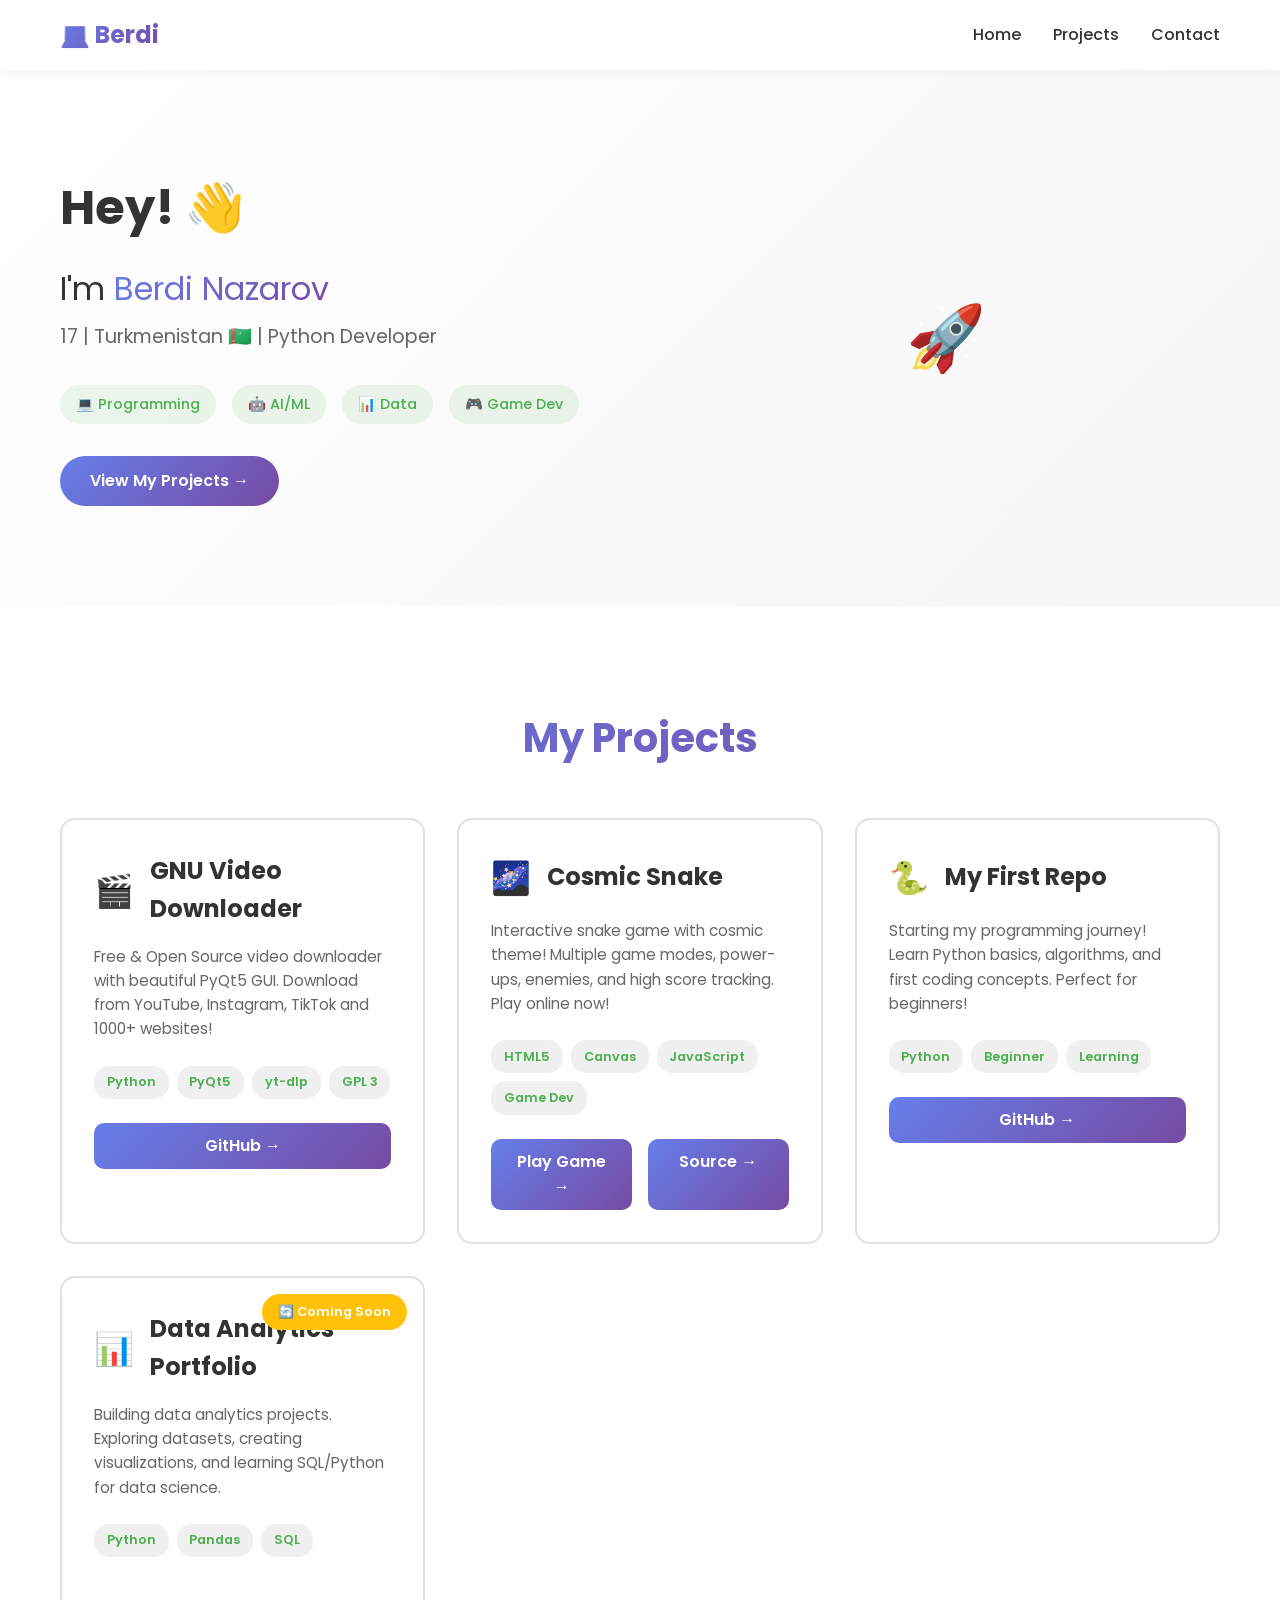
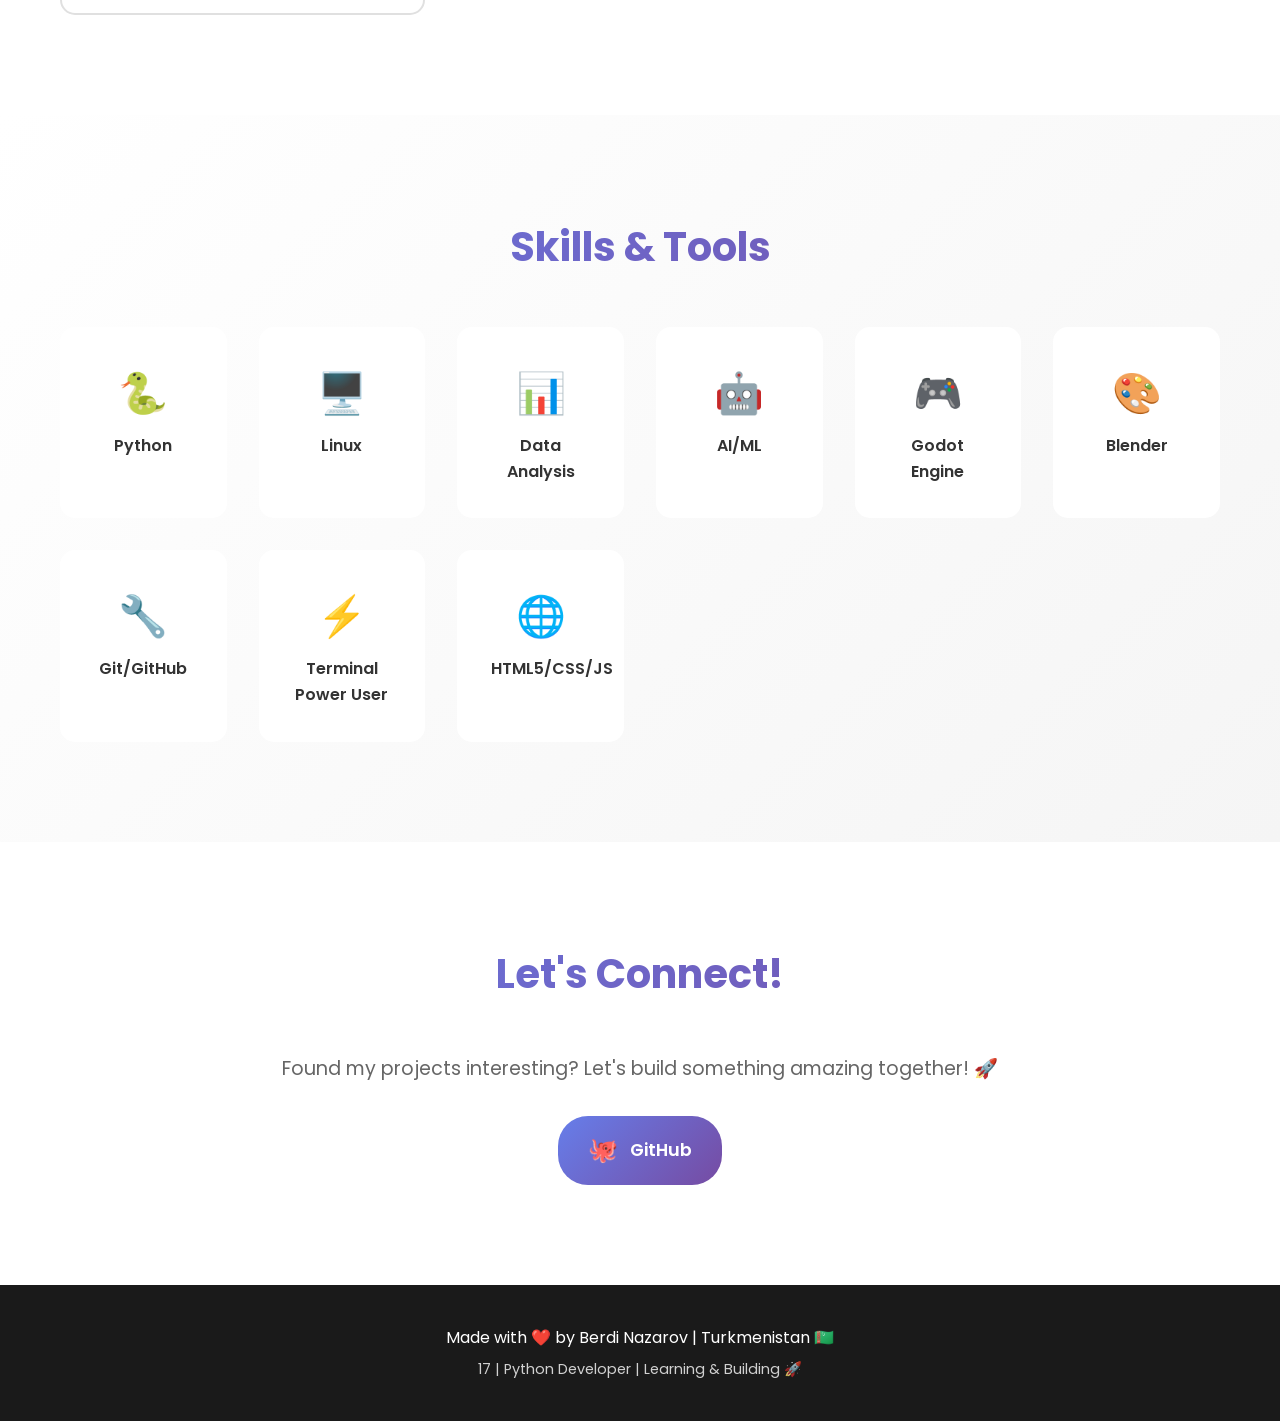
<file: index.html>
<!DOCTYPE html>
<html lang="en">
<head>
    <meta charset="UTF-8">
    <meta name="viewport" content="width=device-width, initial-scale=1.0">
    <title>Berdi Nazarov - Portfolio</title>
    <link rel="stylesheet" href="style.css">
    <link rel="preconnect" href="https://fonts.googleapis.com">
    <link rel="preconnect" href="https://fonts.gstatic.com" crossorigin>
    <link href="https://fonts.googleapis.com/css2?family=Poppins:wght@300;400;600;700&display=swap" rel="stylesheet">
</head>
<body>
    <!-- Navbar -->
    <nav class="navbar">
        <div class="container">
            <div class="logo">💻 Berdi</div>
            <ul class="nav-links">
                <li><a href="#home">Home</a></li>
                <li><a href="#projects">Projects</a></li>
                <li><a href="#contact">Contact</a></li>
            </ul>
        </div>
    </nav>

    <!-- Hero Section -->
    <section id="home" class="hero">
        <div class="container">
            <div class="hero-content">
                <h1 class="hero-title">Hey! 👋</h1>
                <p class="hero-subtitle">I'm <span class="highlight">Berdi Nazarov</span></p>
                <p class="hero-desc">17 | Turkmenistan 🇹🇲 | Python Developer</p>
                <div class="hero-tags">
                    <span class="tag">💻 Programming</span>
                    <span class="tag">🤖 AI/ML</span>
                    <span class="tag">📊 Data</span>
                    <span class="tag">🎮 Game Dev</span>
                </div>
                <a href="#projects" class="btn btn-primary">View My Projects →</a>
            </div>
            <div class="hero-animation">
                <div class="floating-box">🚀</div>
            </div>
        </div>
    </section>

    <!-- Projects Section -->
    <section id="projects" class="projects">
        <div class="container">
            <h2 class="section-title">My Projects</h2>
            <div class="projects-grid">
                
                <!-- Project 1 -->
                <div class="project-card">
                    <div class="project-header">
                        <span class="project-icon">🎬</span>
                        <h3>GNU Video Downloader</h3>
                    </div>
                    <p class="project-desc">Free & Open Source video downloader with beautiful PyQt5 GUI. Download from YouTube, Instagram, TikTok and 1000+ websites!</p>
                    <div class="project-tech">
                        <span class="tech-tag">Python</span>
                        <span class="tech-tag">PyQt5</span>
                        <span class="tech-tag">yt-dlp</span>
                        <span class="tech-tag">GPL 3</span>
                    </div>
                    <div class="project-links">
                        <a href="https://github.com/berdinazarov711-gif/gnu-video-downloader" class="link-btn" target="_blank">GitHub →</a>
                    </div>
                </div>

                <!-- Project 2 - Cosmic Snake -->
                <div class="project-card">
                    <div class="project-header">
                        <span class="project-icon">🌌</span>
                        <h3>Cosmic Snake</h3>
                    </div>
                    <p class="project-desc">Interactive snake game with cosmic theme! Multiple game modes, power-ups, enemies, and high score tracking. Play online now!</p>
                    <div class="project-tech">
                        <span class="tech-tag">HTML5</span>
                        <span class="tech-tag">Canvas</span>
                        <span class="tech-tag">JavaScript</span>
                        <span class="tech-tag">Game Dev</span>
                    </div>
                    <div class="project-links">
                        <a href="games/cosmic-snake/index.html" class="link-btn" target="_blank">Play Game →</a>
                        <a href="https://github.com/berdinazarov711-gif/berdinazarov711-gif.github.io" class="link-btn" target="_blank">Source →</a>
                    </div>
                </div>

                <!-- Project 3 -->
                <div class="project-card">
                    <div class="project-header">
                        <span class="project-icon">🐍</span>
                        <h3>My First Repo</h3>
                    </div>
                    <p class="project-desc">Starting my programming journey! Learn Python basics, algorithms, and first coding concepts. Perfect for beginners!</p>
                    <div class="project-tech">
                        <span class="tech-tag">Python</span>
                        <span class="tech-tag">Beginner</span>
                        <span class="tech-tag">Learning</span>
                    </div>
                    <div class="project-links">
                        <a href="https://github.com/berdinazarov711-gif/my-first-repo" class="link-btn" target="_blank">GitHub →</a>
                    </div>
                </div>

                <!-- Coming Soon Card -->
                <div class="project-card coming-soon">
                    <div class="project-header">
                        <span class="project-icon">📊</span>
                        <h3>Data Analytics Portfolio</h3>
                    </div>
                    <p class="project-desc">Building data analytics projects. Exploring datasets, creating visualizations, and learning SQL/Python for data science.</p>
                    <div class="project-tech">
                        <span class="tech-tag">Python</span>
                        <span class="tech-tag">Pandas</span>
                        <span class="tech-tag">SQL</span>
                    </div>
                    <div class="status-badge">🔄 Coming Soon</div>
                </div>

            </div>
        </div>
    </section>

    <!-- Skills Section -->
    <section class="skills">
        <div class="container">
            <h2 class="section-title">Skills & Tools</h2>
            <div class="skills-grid">
                <div class="skill-item">
                    <span class="skill-emoji">🐍</span>
                    <p>Python</p>
                </div>
                <div class="skill-item">
                    <span class="skill-emoji">🖥️</span>
                    <p>Linux</p>
                </div>
                <div class="skill-item">
                    <span class="skill-emoji">📊</span>
                    <p>Data Analysis</p>
                </div>
                <div class="skill-item">
                    <span class="skill-emoji">🤖</span>
                    <p>AI/ML</p>
                </div>
                <div class="skill-item">
                    <span class="skill-emoji">🎮</span>
                    <p>Godot Engine</p>
                </div>
                <div class="skill-item">
                    <span class="skill-emoji">🎨</span>
                    <p>Blender</p>
                </div>
                <div class="skill-item">
                    <span class="skill-emoji">🔧</span>
                    <p>Git/GitHub</p>
                </div>
                <div class="skill-item">
                    <span class="skill-emoji">⚡</span>
                    <p>Terminal Power User</p>
                </div>
                <div class="skill-item">
                    <span class="skill-emoji">🌐</span>
                    <p>HTML5/CSS/JS</p>
                </div>
            </div>
        </div>
    </section>

    <!-- Contact Section -->
    <section id="contact" class="contact">
        <div class="container">
            <h2 class="section-title">Let's Connect!</h2>
            <div class="contact-content">
                <p class="contact-desc">Found my projects interesting? Let's build something amazing together! 🚀</p>
                <div class="contact-links">
                    <a href="https://github.com/berdinazarov711-gif" class="contact-btn github" target="_blank">
                        <span class="icon">🐙</span>
                        <span class="text">GitHub</span>
                    </a>
                </div>
            </div>
        </div>
    </section>

    <!-- Footer -->
    <footer class="footer">
        <div class="container">
            <p>Made with ❤️ by Berdi Nazarov | Turkmenistan 🇹🇲</p>
            <p class="small-text">17 | Python Developer | Learning & Building 🚀</p>
        </div>
    </footer>

    <script src="script.js"></script>
</body>
</html>
</file>
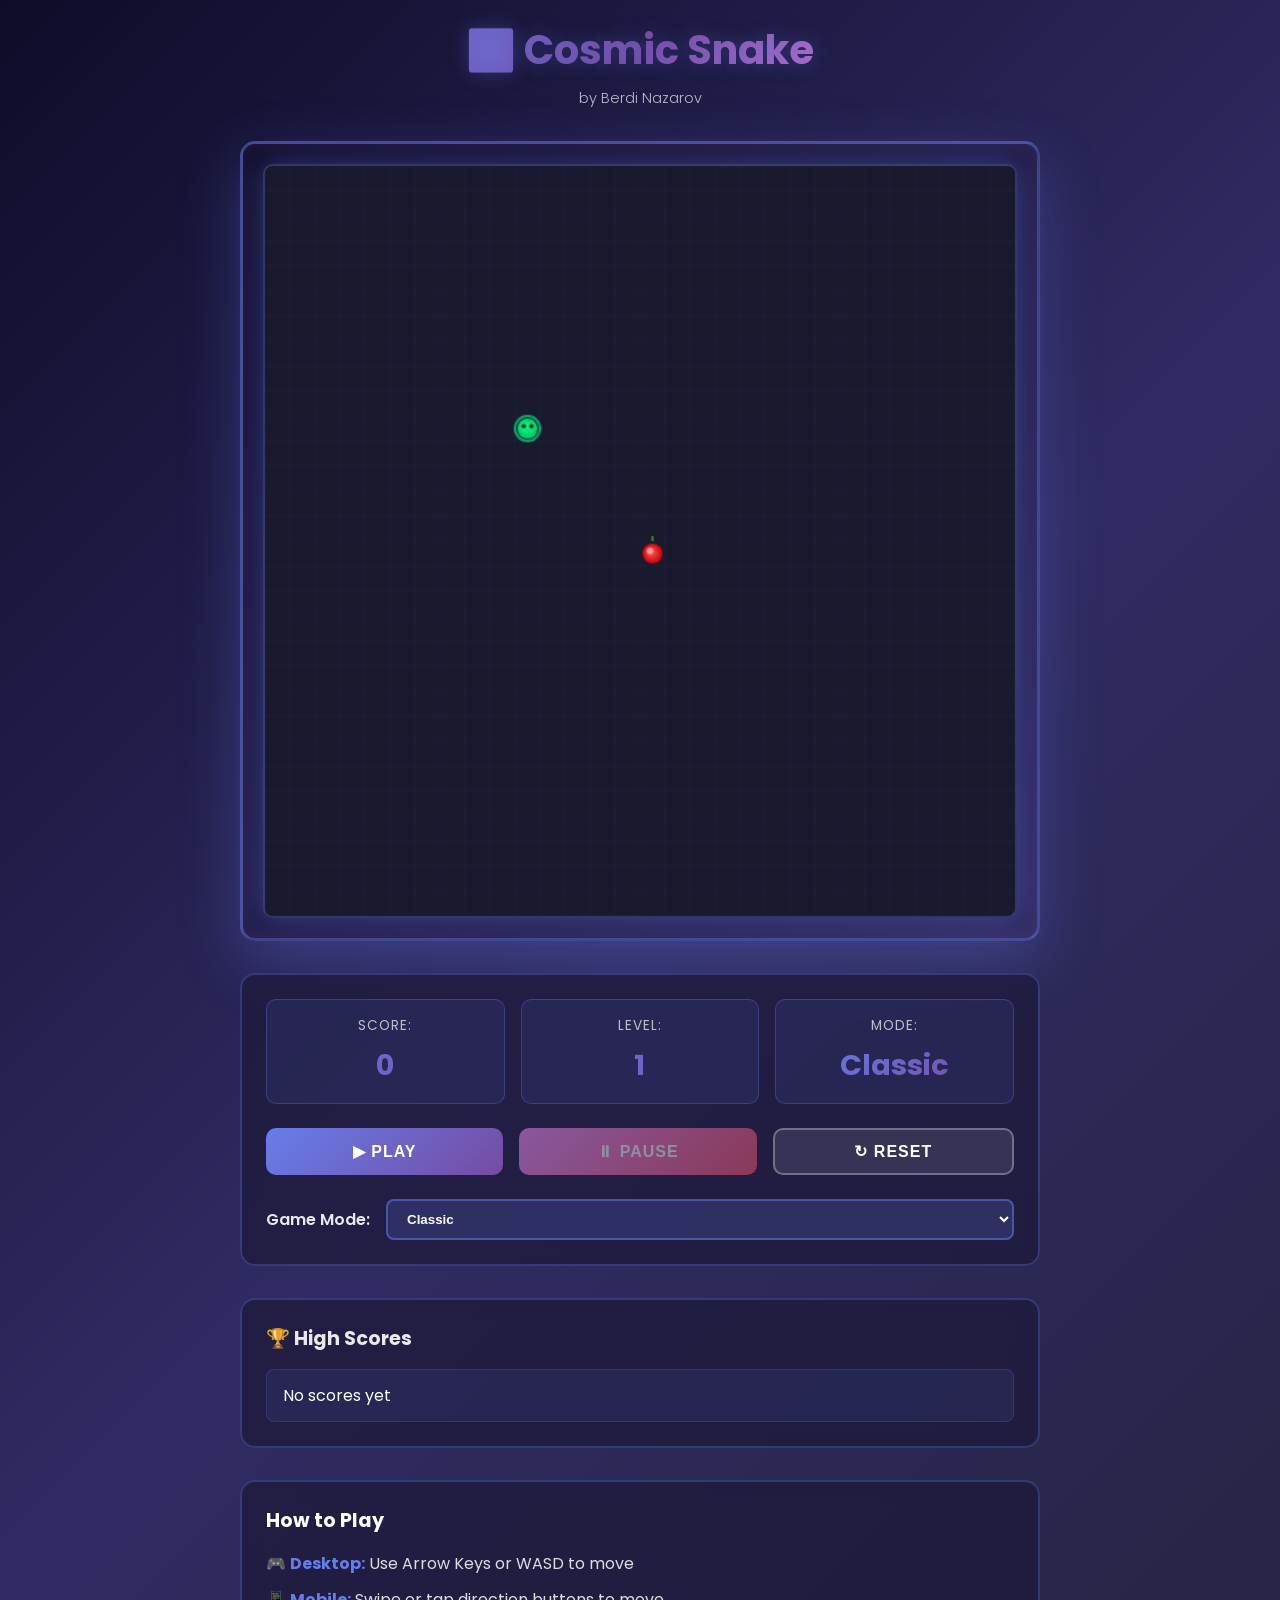
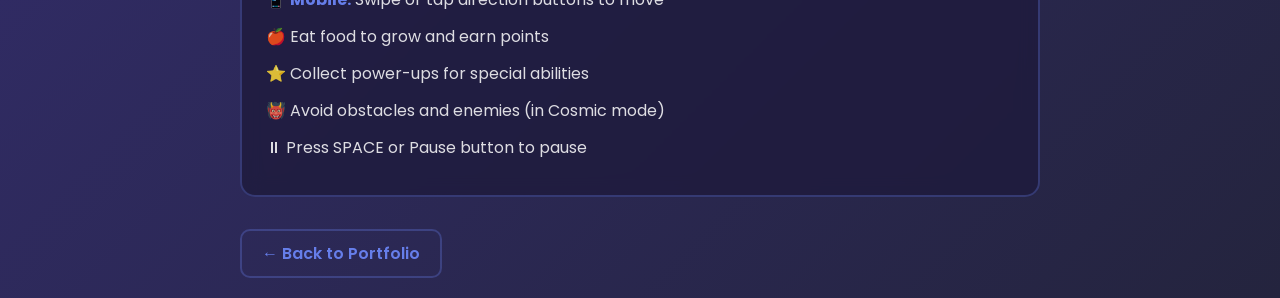
<file: games/cosmic-snake/index.html>
<!DOCTYPE html>
<html lang="en">
<head>
    <meta charset="UTF-8">
    <meta name="viewport" content="width=device-width, initial-scale=1.0">
    <title>Berdi's Cosmic Snake - Portfolio Game</title>
    <link rel="stylesheet" href="style.css">
    <link rel="preconnect" href="https://fonts.googleapis.com">
    <link rel="preconnect" href="https://fonts.gstatic.com" crossorigin>
    <link href="https://fonts.googleapis.com/css2?family=Poppins:wght@300;400;600;700&display=swap" rel="stylesheet">
</head>
<body>
    <!-- Game Container -->
    <div class="game-wrapper">
        <!-- Header -->
        <div class="game-header">
            <h1 class="game-title">🌌 Cosmic Snake</h1>
            <p class="game-subtitle">by Berdi Nazarov</p>
        </div>

        <!-- Main Game Container -->
        <div class="game-container">
            <!-- Canvas -->
            <canvas id="gameCanvas" width="600" height="600"></canvas>
            
            <!-- Message System -->
            <div class="message-container" id="messageContainer"></div>
        </div>

        <!-- Controls & Info -->
        <div class="game-controls">
            <div class="info-panel">
                <div class="info-item">
                    <span class="info-label">Score:</span>
                    <span class="info-value" id="score">0</span>
                </div>
                <div class="info-item">
                    <span class="info-label">Level:</span>
                    <span class="info-value" id="level">1</span>
                </div>
                <div class="info-item">
                    <span class="info-label">Mode:</span>
                    <span class="info-value" id="mode">Classic</span>
                </div>
            </div>

            <div class="button-group">
                <button class="btn btn-play" id="playBtn" onclick="startGame()">▶ Play</button>
                <button class="btn btn-pause" id="pauseBtn" onclick="pauseGame()" disabled>⏸ Pause</button>
                <button class="btn btn-reset" id="resetBtn" onclick="resetGame()">↻ Reset</button>
            </div>

            <!-- Mobile Direction Controls -->
            <div class="mobile-controls" id="mobileControls">
                <button class="mobile-btn mobile-btn-up" onclick="mobileMove('up')">⬆️</button>
                <button class="mobile-btn mobile-btn-left" onclick="mobileMove('left')">⬅️</button>
                <button class="mobile-btn mobile-btn-right" onclick="mobileMove('right')">➡️</button>
                <button class="mobile-btn mobile-btn-down" onclick="mobileMove('down')">⬇️</button>
            </div>

            <div class="mode-selector">
                <label>Game Mode:</label>
                <select id="modeSelect" onchange="changeMode()">
                    <option value="classic">Classic</option>
                    <option value="endless">Endless</option>
                    <option value="cosmic">Cosmic (Hard)</option>
                </select>
            </div>
        </div>

        <!-- Leaderboard -->
        <div class="leaderboard">
            <h3>🏆 High Scores</h3>
            <div class="leaderboard-list" id="leaderboard">
                <div class="leaderboard-item">No scores yet</div>
            </div>
        </div>

        <!-- Instructions -->
        <div class="instructions">
            <h3>How to Play</h3>
            <p>🎮 <strong>Desktop:</strong> Use Arrow Keys or WASD to move</p>
            <p>📱 <strong>Mobile:</strong> Swipe or tap direction buttons to move</p>
            <p>🍎 Eat food to grow and earn points</p>
            <p>⭐ Collect power-ups for special abilities</p>
            <p>👹 Avoid obstacles and enemies (in Cosmic mode)</p>
            <p>⏸ Press SPACE or Pause button to pause</p>
        </div>

        <!-- Back to Portfolio -->
        <a href="../index.html" class="back-link">← Back to Portfolio</a>
    </div>

    <script src="game.js"></script>
</body>
</html>
</file>
<file: style.css>
* {
    margin: 0;
    padding: 0;
    box-sizing: border-box;
}

:root {
    --primary: #4CAF50;
    --secondary: #2196F3;
    --dark: #1a1a1a;
    --light: #f5f5f5;
    --text: #333;
    --text-light: #666;
    --accent: #FF6B6B;
    --gradient: linear-gradient(135deg, #667eea 0%, #764ba2 100%);
    --gradient-alt: linear-gradient(135deg, #f093fb 0%, #f5576c 100%);
}

body {
    font-family: 'Poppins', sans-serif;
    color: var(--text);
    background-color: #fafafa;
    line-height: 1.6;
    overflow-x: hidden;
}

.container {
    max-width: 1200px;
    margin: 0 auto;
    padding: 0 20px;
}

/* Navbar */
.navbar {
    background: white;
    padding: 1rem 0;
    position: sticky;
    top: 0;
    z-index: 100;
    box-shadow: 0 2px 10px rgba(0,0,0,0.05);
}

.navbar .container {
    display: flex;
    justify-content: space-between;
    align-items: center;
}

.logo {
    font-size: 1.5rem;
    font-weight: 700;
    background: var(--gradient);
    -webkit-background-clip: text;
    -webkit-text-fill-color: transparent;
    background-clip: text;
}

.nav-links {
    display: flex;
    list-style: none;
    gap: 2rem;
}

.nav-links a {
    text-decoration: none;
    color: var(--text);
    font-weight: 500;
    transition: color 0.3s;
}

.nav-links a:hover {
    color: var(--primary);
}

/* Hero Section */
.hero {
    padding: 100px 0;
    background: linear-gradient(135deg, rgba(255,255,255,1) 0%, rgba(245,245,245,1) 100%);
    position: relative;
    overflow: hidden;
}

.hero .container {
    display: grid;
    grid-template-columns: 1fr 1fr;
    gap: 4rem;
    align-items: center;
}

.hero-content {
    z-index: 2;
}

.hero-title {
    font-size: 3rem;
    font-weight: 700;
    margin-bottom: 1rem;
    animation: fadeInUp 0.8s ease;
}

.hero-subtitle {
    font-size: 2rem;
    margin-bottom: 0.5rem;
    animation: fadeInUp 0.8s ease 0.1s both;
}

.highlight {
    background: var(--gradient);
    -webkit-background-clip: text;
    -webkit-text-fill-color: transparent;
    background-clip: text;
}

.hero-desc {
    font-size: 1.2rem;
    color: var(--text-light);
    margin-bottom: 2rem;
    animation: fadeInUp 0.8s ease 0.2s both;
}

.hero-tags {
    display: flex;
    flex-wrap: wrap;
    gap: 1rem;
    margin-bottom: 2rem;
    animation: fadeInUp 0.8s ease 0.3s both;
}

.tag {
    background: rgba(76, 175, 80, 0.1);
    padding: 0.5rem 1rem;
    border-radius: 20px;
    font-size: 0.9rem;
    color: var(--primary);
    font-weight: 500;
}

.btn {
    display: inline-block;
    padding: 12px 30px;
    border-radius: 30px;
    text-decoration: none;
    font-weight: 600;
    transition: all 0.3s ease;
    border: none;
    cursor: pointer;
    font-size: 1rem;
}

.btn-primary {
    background: var(--gradient);
    color: white;
    animation: fadeInUp 0.8s ease 0.4s both;
}

.btn-primary:hover {
    transform: translateY(-3px);
    box-shadow: 0 10px 20px rgba(102, 126, 234, 0.4);
}

.hero-animation {
    display: flex;
    justify-content: center;
    align-items: center;
    position: relative;
}

.floating-box {
    font-size: 4rem;
    animation: float 3s ease-in-out infinite;
}

@keyframes float {
    0%, 100% { transform: translateY(0px); }
    50% { transform: translateY(-20px); }
}

/* Projects Section */
.projects {
    padding: 100px 0;
    background: white;
}

.section-title {
    font-size: 2.5rem;
    font-weight: 700;
    text-align: center;
    margin-bottom: 3rem;
    background: var(--gradient);
    -webkit-background-clip: text;
    -webkit-text-fill-color: transparent;
    background-clip: text;
}

.projects-grid {
    display: grid;
    grid-template-columns: repeat(auto-fit, minmax(350px, 1fr));
    gap: 2rem;
}

.project-card {
    background: white;
    border: 2px solid #e0e0e0;
    border-radius: 15px;
    padding: 2rem;
    transition: all 0.3s ease;
    position: relative;
    overflow: hidden;
}

.project-card::before {
    content: '';
    position: absolute;
    top: 0;
    left: -100%;
    width: 100%;
    height: 100%;
    background: var(--gradient-alt);
    opacity: 0.05;
    transition: left 0.3s ease;
}

.project-card:hover {
    transform: translateY(-10px);
    border-color: var(--primary);
    box-shadow: 0 15px 40px rgba(0,0,0,0.1);
}

.project-card:hover::before {
    left: 100%;
}

.project-header {
    display: flex;
    align-items: center;
    gap: 1rem;
    margin-bottom: 1rem;
}

.project-icon {
    font-size: 2rem;
}

.project-header h3 {
    font-size: 1.5rem;
    color: var(--text);
}

.project-desc {
    color: var(--text-light);
    margin-bottom: 1.5rem;
    font-size: 0.95rem;
    line-height: 1.6;
}

.project-tech {
    display: flex;
    flex-wrap: wrap;
    gap: 0.5rem;
    margin-bottom: 1.5rem;
}

.tech-tag {
    background: #f0f0f0;
    padding: 0.4rem 0.8rem;
    border-radius: 15px;
    font-size: 0.8rem;
    font-weight: 600;
    color: var(--primary);
}

.project-links {
    display: flex;
    gap: 1rem;
}

.link-btn {
    flex: 1;
    padding: 10px 20px;
    background: var(--gradient);
    color: white;
    text-decoration: none;
    border-radius: 10px;
    text-align: center;
    font-weight: 600;
    transition: all 0.3s ease;
}

.link-btn:hover {
    transform: translateX(5px);
}

.coming-soon {
    opacity: 0.8;
    position: relative;
}

.status-badge {
    position: absolute;
    top: 1rem;
    right: 1rem;
    background: #FFC107;
    color: white;
    padding: 0.5rem 1rem;
    border-radius: 20px;
    font-weight: 600;
    font-size: 0.8rem;
}

/* Skills Section */
.skills {
    padding: 100px 0;
    background: linear-gradient(135deg, rgba(255,255,255,1) 0%, rgba(245,245,245,1) 100%);
}

.skills-grid {
    display: grid;
    grid-template-columns: repeat(auto-fit, minmax(150px, 1fr));
    gap: 2rem;
}

.skill-item {
    background: white;
    padding: 2rem;
    border-radius: 15px;
    text-align: center;
    transition: all 0.3s ease;
    border: 2px solid transparent;
}

.skill-item:hover {
    transform: translateY(-8px);
    border-color: var(--primary);
    box-shadow: 0 10px 25px rgba(76, 175, 80, 0.2);
}

.skill-emoji {
    font-size: 2.5rem;
    display: block;
    margin-bottom: 0.5rem;
}

.skill-item p {
    font-weight: 600;
    color: var(--text);
}

/* Contact Section */
.contact {
    padding: 100px 0;
    background: white;
}

.contact-content {
    text-align: center;
}

.contact-desc {
    font-size: 1.2rem;
    color: var(--text-light);
    margin-bottom: 2rem;
}

.contact-links {
    display: flex;
    gap: 1rem;
    justify-content: center;
    flex-wrap: wrap;
}

.contact-btn {
    display: flex;
    align-items: center;
    gap: 0.8rem;
    padding: 15px 30px;
    border-radius: 30px;
    text-decoration: none;
    font-weight: 600;
    transition: all 0.3s ease;
    font-size: 1.1rem;
}

.contact-btn.github {
    background: var(--gradient);
    color: white;
}

.contact-btn:hover {
    transform: translateY(-5px);
    box-shadow: 0 15px 35px rgba(0,0,0,0.2);
}

.contact-btn .icon {
    font-size: 1.5rem;
}

/* Footer */
.footer {
    background: var(--dark);
    color: white;
    text-align: center;
    padding: 2rem 0;
}

.footer p {
    margin: 0.5rem 0;
}

.small-text {
    font-size: 0.9rem;
    opacity: 0.8;
}

/* Animations */
@keyframes fadeInUp {
    from {
        opacity: 0;
        transform: translateY(30px);
    }
    to {
        opacity: 1;
        transform: translateY(0);
    }
}

/* Responsive */
@media (max-width: 768px) {
    .hero .container {
        grid-template-columns: 1fr;
    }

    .hero-title {
        font-size: 2rem;
    }

    .hero-subtitle {
        font-size: 1.5rem;
    }

    .section-title {
        font-size: 1.8rem;
    }

    .nav-links {
        gap: 1rem;
        font-size: 0.9rem;
    }

    .projects-grid {
        grid-template-columns: 1fr;
    }

    .floating-box {
        font-size: 3rem;
    }
}
</file>
<file: games/cosmic-snake/style.css>
* {
    margin: 0;
    padding: 0;
    box-sizing: border-box;
}

body {
    font-family: 'Poppins', sans-serif;
    background: linear-gradient(135deg, #0f0c29, #302b63, #24243e);
    min-height: 100vh;
    display: flex;
    justify-content: center;
    align-items: center;
    padding: 20px;
    color: white;
    overflow-x: hidden;
}

.game-wrapper {
    width: 100%;
    max-width: 800px;
    animation: slideIn 0.5s ease;
}

@keyframes slideIn {
    from {
        opacity: 0;
        transform: translateY(30px);
    }
    to {
        opacity: 1;
        transform: translateY(0);
    }
}

.game-header {
    text-align: center;
    margin-bottom: 2rem;
}

.game-title {
    font-size: 2.5rem;
    background: linear-gradient(135deg, #667eea, #764ba2, #f093fb);
    -webkit-background-clip: text;
    -webkit-text-fill-color: transparent;
    background-clip: text;
    margin-bottom: 0.5rem;
    text-shadow: 0 0 20px rgba(102, 126, 234, 0.3);
}

.game-subtitle {
    font-size: 0.9rem;
    color: rgba(255, 255, 255, 0.7);
    font-weight: 300;
}

/* Game Container */
.game-container {
    position: relative;
    background: linear-gradient(135deg, rgba(15, 12, 41, 0.9), rgba(48, 43, 99, 0.9));
    border: 3px solid rgba(102, 126, 234, 0.5);
    border-radius: 15px;
    padding: 20px;
    margin-bottom: 2rem;
    box-shadow: 0 20px 60px rgba(102, 126, 234, 0.3), inset 0 0 20px rgba(240, 147, 251, 0.1);
}

canvas {
    display: block;
    background: radial-gradient(circle at 20% 50%, rgba(102, 126, 234, 0.1) 0%, transparent 50%),
                radial-gradient(circle at 80% 80%, rgba(240, 147, 251, 0.1) 0%, transparent 50%),
                #1a1a2e;
    border-radius: 10px;
    border: 2px solid rgba(102, 126, 234, 0.3);
    width: 100%;
    height: auto;
    box-shadow: 0 0 30px rgba(102, 126, 234, 0.4);
    touch-action: none;
}

/* Message System */
.message-container {
    position: fixed;
    top: 30px;
    right: 30px;
    z-index: 1000;
    max-width: 300px;
}

.message-box {
    background: linear-gradient(135deg, rgba(102, 126, 234, 0.95), rgba(240, 147, 251, 0.95));
    backdrop-filter: blur(10px);
    border: 2px solid rgba(255, 255, 255, 0.3);
    border-radius: 10px;
    padding: 1rem 1.5rem;
    margin-bottom: 1rem;
    color: white;
    font-weight: 600;
    animation: slideInRight 0.5s ease;
    box-shadow: 0 10px 30px rgba(102, 126, 234, 0.4);
}

@keyframes slideInRight {
    from {
        opacity: 0;
        transform: translateX(100px);
    }
    to {
        opacity: 1;
        transform: translateX(0);
    }
}

@keyframes slideOutRight {
    from {
        opacity: 1;
        transform: translateX(0);
    }
    to {
        opacity: 0;
        transform: translateX(100px);
    }
}

.message-box.fade-out {
    animation: slideOutRight 0.5s ease forwards;
}

.message-box .emoji {
    font-size: 1.5rem;
    margin-right: 0.5rem;
}

/* Controls */
.game-controls {
    background: rgba(30, 27, 60, 0.8);
    backdrop-filter: blur(10px);
    border: 2px solid rgba(102, 126, 234, 0.3);
    border-radius: 15px;
    padding: 1.5rem;
    margin-bottom: 2rem;
}

.info-panel {
    display: grid;
    grid-template-columns: repeat(3, 1fr);
    gap: 1rem;
    margin-bottom: 1.5rem;
}

.info-item {
    background: rgba(102, 126, 234, 0.1);
    padding: 1rem;
    border-radius: 10px;
    text-align: center;
    border: 1px solid rgba(102, 126, 234, 0.3);
}

.info-label {
    display: block;
    font-size: 0.85rem;
    color: rgba(255, 255, 255, 0.7);
    margin-bottom: 0.5rem;
    text-transform: uppercase;
    letter-spacing: 1px;
}

.info-value {
    display: block;
    font-size: 1.8rem;
    font-weight: 700;
    background: linear-gradient(135deg, #667eea, #764ba2);
    -webkit-background-clip: text;
    -webkit-text-fill-color: transparent;
    background-clip: text;
}

.button-group {
    display: flex;
    gap: 1rem;
    margin-bottom: 1.5rem;
}

.btn {
    flex: 1;
    padding: 12px 20px;
    border: none;
    border-radius: 10px;
    font-weight: 600;
    cursor: pointer;
    transition: all 0.3s ease;
    font-size: 1rem;
    text-transform: uppercase;
    letter-spacing: 1px;
}

.btn-play {
    background: linear-gradient(135deg, #667eea, #764ba2);
    color: white;
}

.btn-play:hover:not(:disabled) {
    transform: translateY(-3px);
    box-shadow: 0 10px 25px rgba(102, 126, 234, 0.4);
}

.btn-pause {
    background: linear-gradient(135deg, #f093fb, #f5576c);
    color: white;
}

.btn-pause:hover:not(:disabled) {
    transform: translateY(-3px);
    box-shadow: 0 10px 25px rgba(240, 147, 251, 0.4);
}

.btn-reset {
    background: rgba(255, 255, 255, 0.1);
    color: white;
    border: 2px solid rgba(255, 255, 255, 0.3);
}

.btn-reset:hover {
    transform: translateY(-3px);
    background: rgba(255, 255, 255, 0.2);
}

.btn:disabled {
    opacity: 0.5;
    cursor: not-allowed;
}

.mode-selector {
    display: flex;
    align-items: center;
    gap: 1rem;
}

.mode-selector label {
    font-weight: 600;
    color: rgba(255, 255, 255, 0.9);
}

.mode-selector select {
    flex: 1;
    padding: 10px 15px;
    background: rgba(102, 126, 234, 0.2);
    border: 2px solid rgba(102, 126, 234, 0.5);
    border-radius: 8px;
    color: white;
    font-weight: 600;
    cursor: pointer;
    transition: all 0.3s ease;
}

.mode-selector select:hover {
    border-color: rgba(102, 126, 234, 0.8);
}

.mode-selector select option {
    background: #1a1a2e;
    color: white;
}

/* Mobile Controls */
.mobile-controls {
    display: none;
    grid-template-columns: repeat(3, 1fr);
    gap: 0.5rem;
    margin-bottom: 1.5rem;
}

.mobile-controls.active {
    display: grid;
}

.mobile-btn {
    padding: 1rem;
    border: 2px solid rgba(102, 126, 234, 0.5);
    background: rgba(102, 126, 234, 0.2);
    border-radius: 10px;
    color: white;
    font-weight: 600;
    cursor: pointer;
    transition: all 0.2s ease;
    font-size: 1.5rem;
}

.mobile-btn:active {
    background: rgba(102, 126, 234, 0.5);
    transform: scale(0.95);
}

.mobile-btn-spacer {
    grid-column: 1 / -1;
}

.mobile-btn-up {
    grid-column: 2;
}

.mobile-btn-down {
    grid-column: 2;
    grid-row: 3;
}

.mobile-btn-left {
    grid-column: 1;
    grid-row: 2;
}

.mobile-btn-right {
    grid-column: 3;
    grid-row: 2;
}

/* Leaderboard */
.leaderboard {
    background: rgba(30, 27, 60, 0.8);
    backdrop-filter: blur(10px);
    border: 2px solid rgba(102, 126, 234, 0.3);
    border-radius: 15px;
    padding: 1.5rem;
    margin-bottom: 2rem;
}

.leaderboard h3 {
    margin-bottom: 1rem;
    font-size: 1.2rem;
    color: rgba(255, 255, 255, 0.9);
}

.leaderboard-list {
    display: flex;
    flex-direction: column;
    gap: 0.8rem;
}

.leaderboard-item {
    background: rgba(102, 126, 234, 0.1);
    padding: 0.8rem 1rem;
    border-radius: 8px;
    border: 1px solid rgba(102, 126, 234, 0.2);
    display: flex;
    justify-content: space-between;
    align-items: center;
    animation: slideIn 0.3s ease;
}

.leaderboard-rank {
    font-weight: 700;
    color: #667eea;
    font-size: 1.1rem;
    min-width: 30px;
}

.leaderboard-score {
    margin-left: auto;
    background: linear-gradient(135deg, #667eea, #764ba2);
    -webkit-background-clip: text;
    -webkit-text-fill-color: transparent;
    background-clip: text;
    font-weight: 700;
    font-size: 1.1rem;
}

/* Instructions */
.instructions {
    background: rgba(30, 27, 60, 0.8);
    backdrop-filter: blur(10px);
    border: 2px solid rgba(102, 126, 234, 0.3);
    border-radius: 15px;
    padding: 1.5rem;
    margin-bottom: 2rem;
}

.instructions h3 {
    margin-bottom: 1rem;
    font-size: 1.2rem;
}

.instructions p {
    margin: 0.7rem 0;
    color: rgba(255, 255, 255, 0.85);
    line-height: 1.6;
}

.instructions strong {
    color: #667eea;
    font-weight: 700;
}

/* Back Link */
.back-link {
    display: inline-block;
    color: #667eea;
    text-decoration: none;
    font-weight: 600;
    transition: all 0.3s ease;
    padding: 10px 20px;
    border-radius: 10px;
    border: 2px solid rgba(102, 126, 234, 0.3);
}

.back-link:hover {
    background: rgba(102, 126, 234, 0.1);
    border-color: rgba(102, 126, 234, 0.8);
    transform: translateX(-5px);
}

/* Responsive */
@media (max-width: 768px) {
    .game-title {
        font-size: 1.8rem;
    }

    .game-container {
        padding: 10px;
    }

    canvas {
        max-width: 100%;
    }

    .message-container {
        top: 10px;
        right: 10px;
        left: 10px;
        max-width: none;
    }

    .info-panel {
        grid-template-columns: 1fr;
    }

    .button-group {
        flex-direction: column;
    }

    .mode-selector {
        flex-direction: column;
        align-items: flex-start;
    }

    /* Show mobile controls on mobile devices */
    .mobile-controls {
        display: grid !important;
    }
}

@media (max-width: 480px) {
    .game-title {
        font-size: 1.5rem;
    }

    .game-controls {
        padding: 1rem;
    }

    .button-group {
        flex-direction: column;
        gap: 0.5rem;
    }

    .btn {
        padding: 10px 15px;
        font-size: 0.9rem;
    }

    .mobile-btn {
        padding: 0.8rem;
        font-size: 1.2rem;
    }

    .leaderboard,
    .instructions {
        padding: 1rem;
    }

    .instructions p {
        font-size: 0.9rem;
    }
}
</file>
